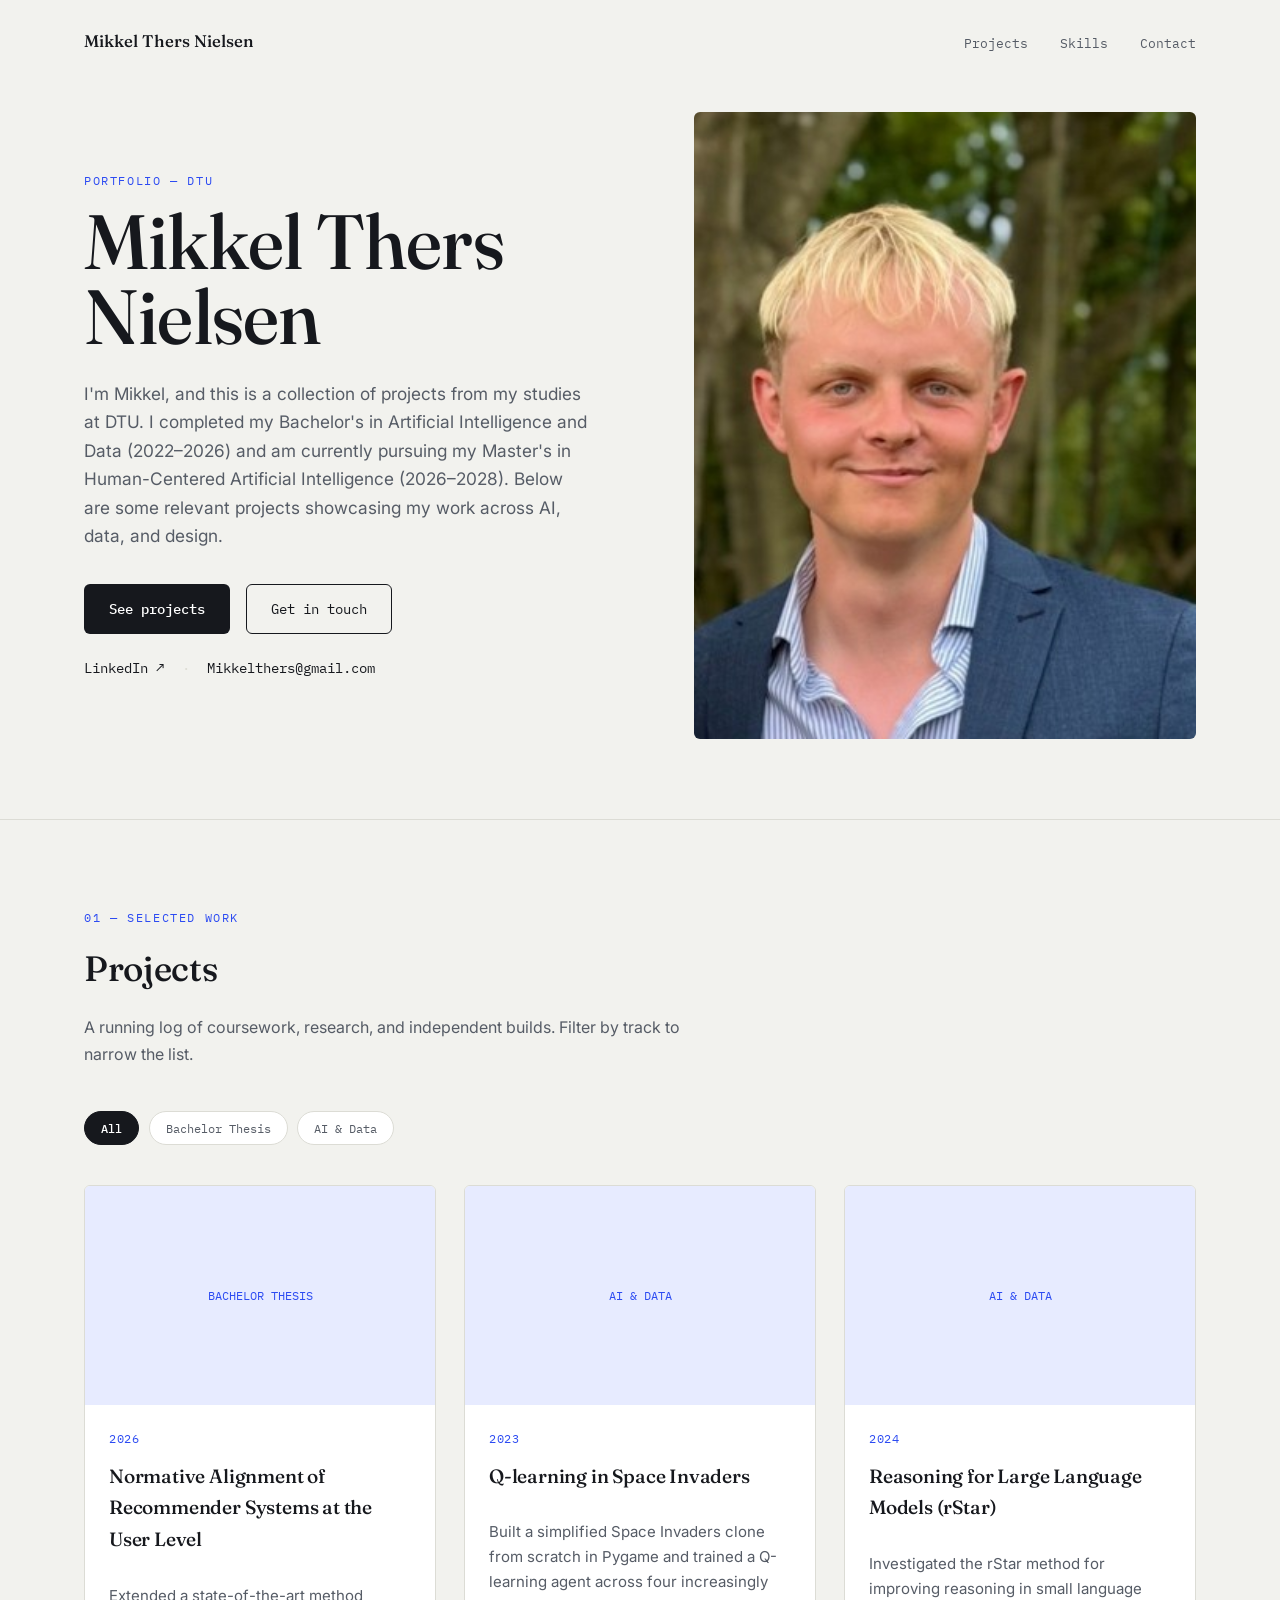
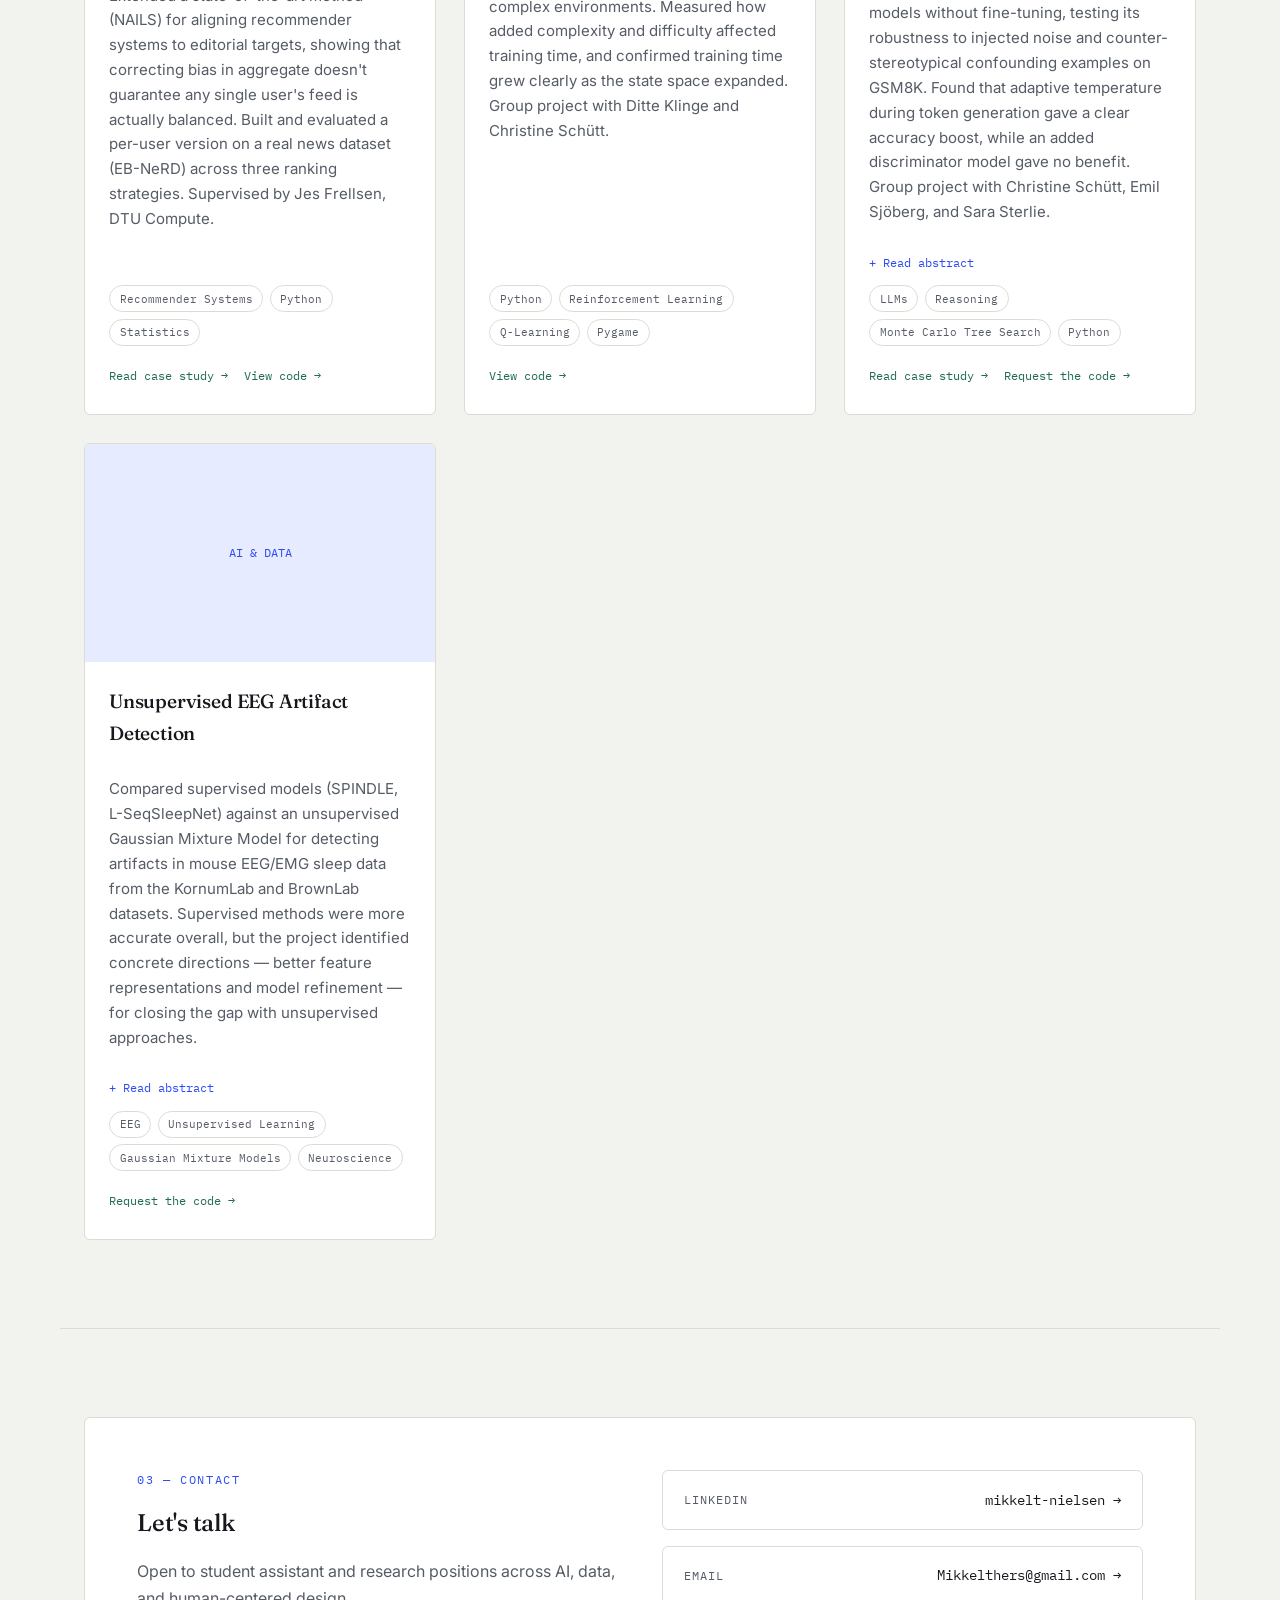
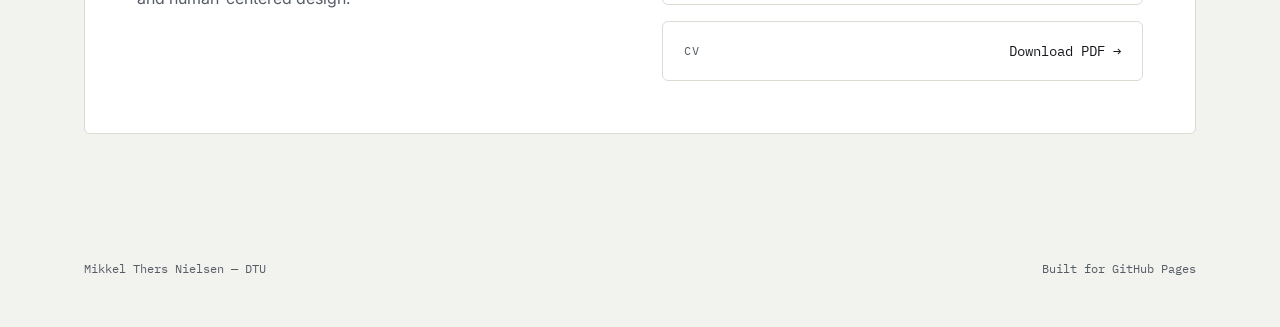
<file: index.html>
<!DOCTYPE html>
<html lang="en">
<head>
<meta charset="UTF-8">
<meta name="viewport" content="width=device-width, initial-scale=1.0">
<title>Mikkel Thers Nielsen — Portfolio</title>
<meta name="description" content="Projects and work from Mikkel Thers Nielsen, DTU — Artificial Intelligence and Data, Human-Centered AI.">
<link rel="preconnect" href="https://fonts.googleapis.com">
<link rel="preconnect" href="https://fonts.gstatic.com" crossorigin>
<link href="https://fonts.googleapis.com/css2?family=Fraunces:opsz,wght@9..144,400;9..144,500;9..144,600&family=Inter:wght@400;500;600;700&family=IBM+Plex+Mono:wght@400;500&display=swap" rel="stylesheet">
<link rel="stylesheet" href="style.css">
</head>
<body>

<nav class="topnav">
  <span class="topnav-mark">Mikkel Thers Nielsen</span>
  <div class="topnav-links">
    <a href="#projects">Projects</a>
    <a href="#skills">Skills</a>
    <a href="#contact">Contact</a>
  </div>
</nav>

<header class="hero">
  <div class="hero-inner">
    <div class="hero-text">
      <p class="eyebrow">Portfolio — DTU</p>
      <h1>Mikkel Thers<br>Nielsen</h1>
      <p class="bio">
        I'm Mikkel, and this is a collection of projects from my studies at DTU.
        I completed my Bachelor's in Artificial Intelligence and Data (2022–2026)
        and am currently pursuing my Master's in Human-Centered Artificial Intelligence (2026–2028).
        Below are some relevant projects showcasing my work across AI, data, and design.
      </p>
      <div class="hero-cta">
        <a href="#projects" class="btn btn-primary">See projects</a>
        <a href="#contact" class="btn btn-ghost">Get in touch</a>
      </div>
      <div class="hero-contact">
        <a href="https://www.linkedin.com/in/mikkelt-nielsen/" target="_blank" rel="noopener">LinkedIn ↗</a>
        <span class="hero-contact-sep">·</span>
        <a href="mailto:Mikkelthers@gmail.com">Mikkelthers@gmail.com</a>
      </div>
    </div>

    <div class="hero-photo">
      <img src="CV billede 2.jpg" alt="Mikkel Thers Nielsen">  
    </div>
  </div>
</header>

<main>
  <section id="projects" class="section">
    <div class="section-head">
      <p class="eyebrow">01 — Selected work</p>
      <h2>Projects</h2>
      <p class="section-sub">A running log of coursework, research, and independent builds. Filter by track to narrow the list.</p>
    </div>

    <div class="filters" id="filters"></div>

    <div class="project-grid" id="project-grid">
      <!-- Populated by script.js from projects.js -->
    </div>
  </section>

  <section id="contact" class="section contact-section">
    <div class="contact-card">
      <div>
        <p class="eyebrow">03 — Contact</p>
        <h2>Let's talk</h2>
        <p class="section-sub">Open to student assistant and research positions across AI, data, and human-centered design.</p>
      </div>
      <div class="contact-links">
        <a href="https://www.linkedin.com/in/mikkelt-nielsen/" target="_blank" rel="noopener" class="contact-link">
          <span class="contact-label">LinkedIn</span>
          <span class="contact-value">mikkelt-nielsen →</span>
        </a>
        <a href="mailto:Mikkelthers@gmail.com" class="contact-link">
          <span class="contact-label">Email</span>
          <span class="contact-value">Mikkelthers@gmail.com →</span>
        </a>
        <a href="cv-placeholder.pdf" download class="contact-link">
          <span class="contact-label">CV</span>
          <span class="contact-value">Download PDF →</span>
        </a>
      </div>
    </div>
  </section>
  
</main>

<footer class="site-footer">
  <span>Mikkel Thers Nielsen — DTU</span>
  <span>Built for GitHub Pages</span>
</footer>

<script src="projects.js"></script>
<script src="skills.js"></script>
<script src="script.js"></script>
</body>
</html>
</file>
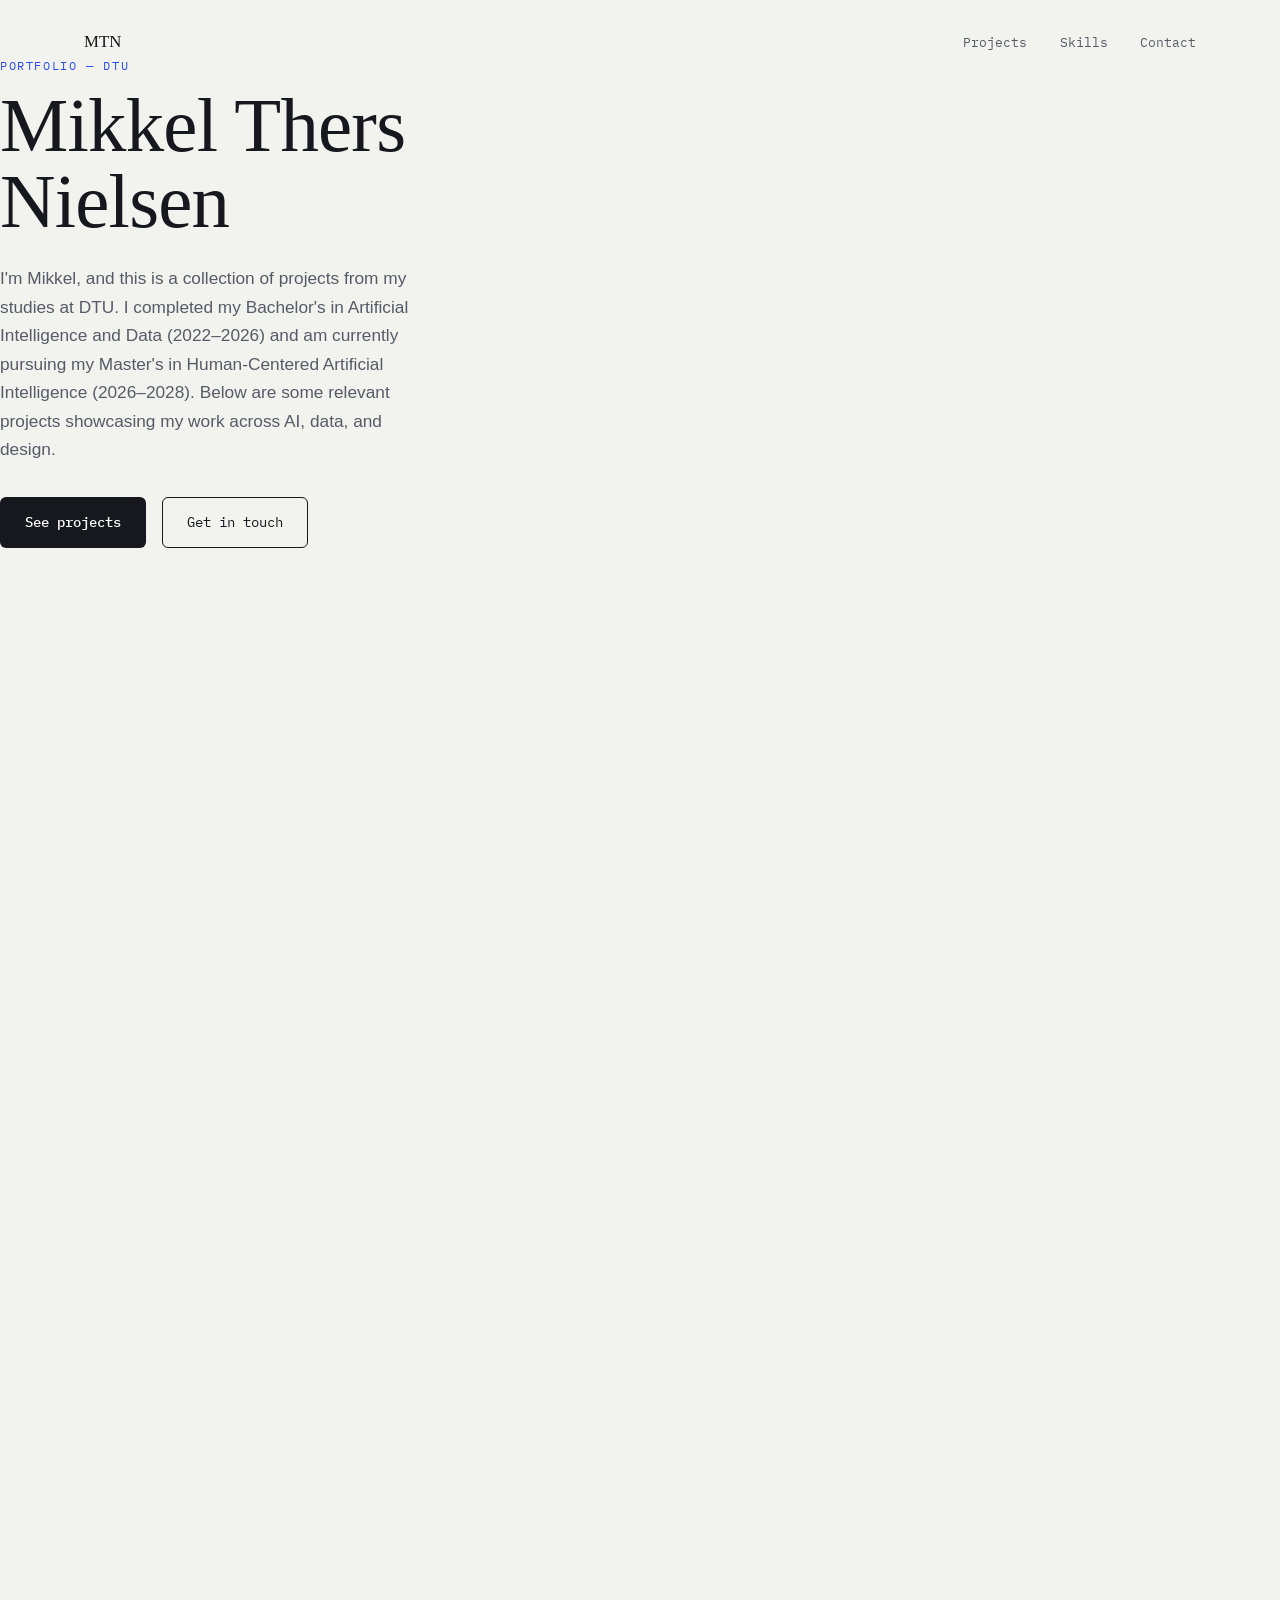
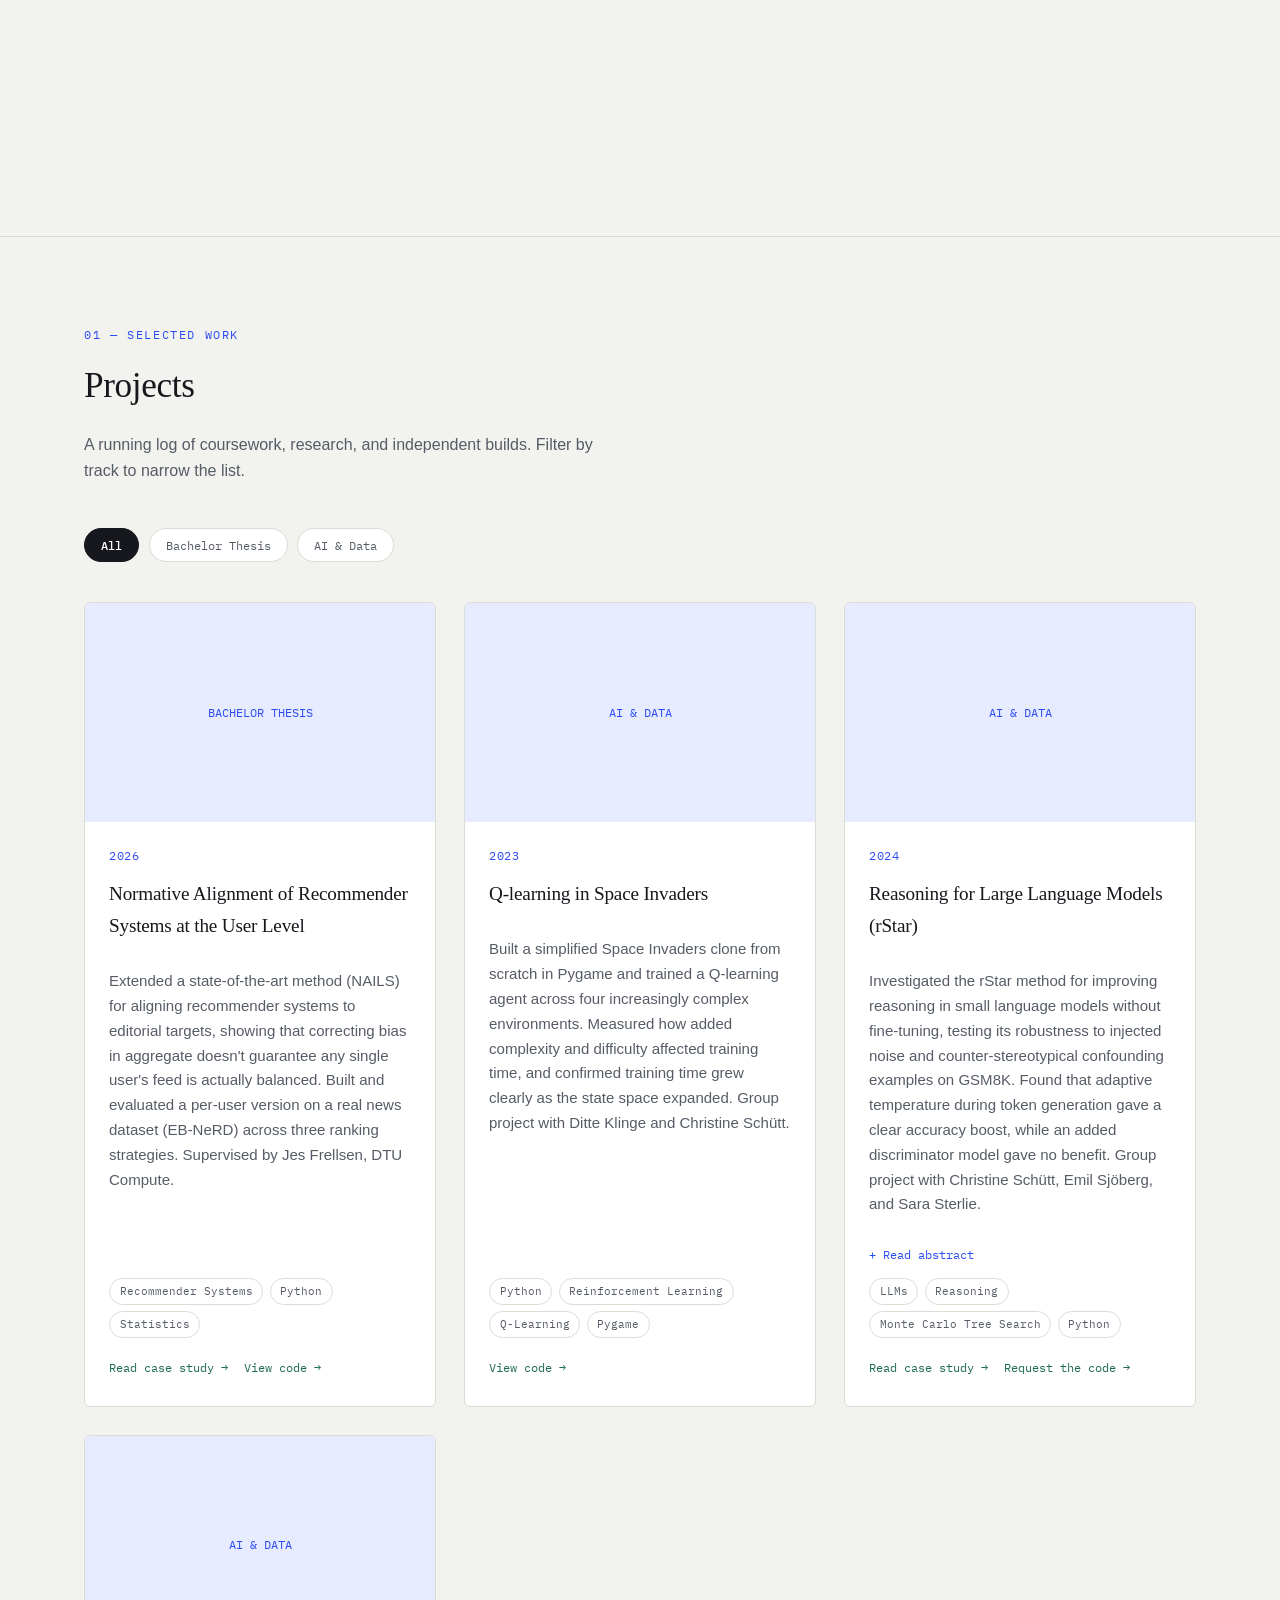
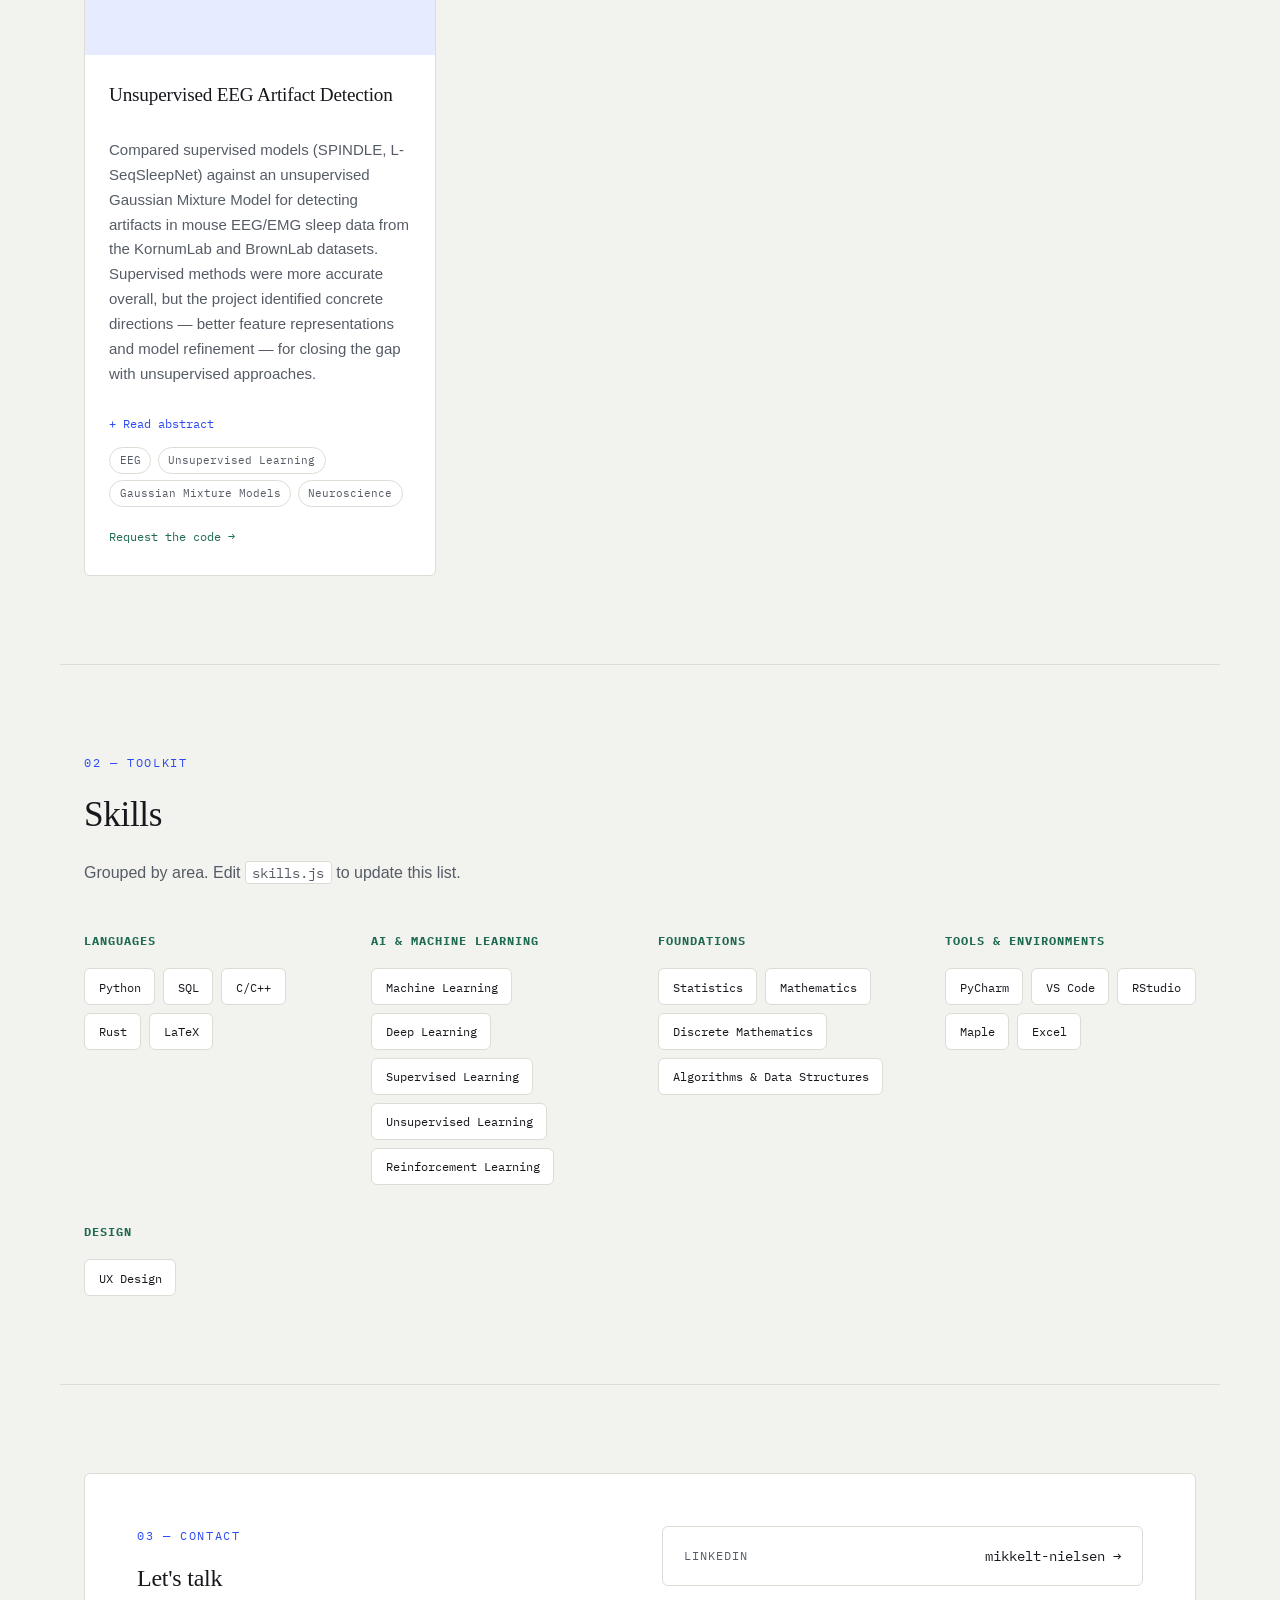
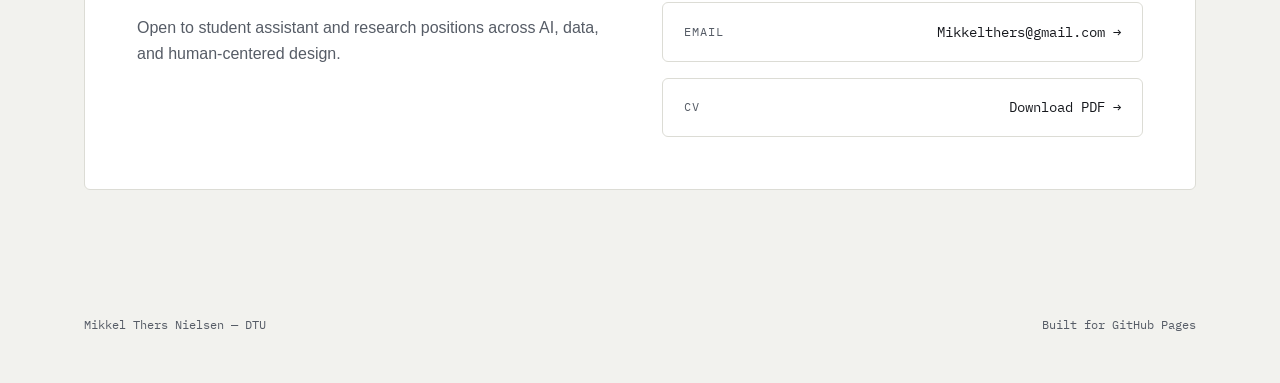
<file: index (2).html>
<!DOCTYPE html>
<html lang="en">
<head>
<meta charset="UTF-8">
<meta name="viewport" content="width=device-width, initial-scale=1.0">
<title>Mikkel Thers Nielsen — Portfolio</title>
<meta name="description" content="Projects and work from Mikkel Thers Nielsen, DTU — Artificial Intelligence and Data, Human-Centered AI.">
<link rel="preconnect" href="https://fonts.googleapis.com">
<link rel="preconnect" href="https://fonts.gstatic.com" crossorigin>
<link href="https://fonts.googleapis.com/css2?family=Space+Grotesk:wght@400;500;600;700&family=IBM+Plex+Sans:wght@400;500;600&family=IBM+Plex+Mono:wght@400;500&display=swap" rel="stylesheet">
<link rel="stylesheet" href="style.css">
</head>
<body>

<div class="grain"></div>

<header class="hero">
  <nav class="topnav">
    <span class="topnav-mark">MTN</span>
    <div class="topnav-links">
      <a href="#projects">Projects</a>
      <a href="#skills">Skills</a>
      <a href="#contact">Contact</a>
    </div>
  </nav>

  <div class="hero-content">
    <div class="hero-text">
      <p class="eyebrow">Portfolio — DTU</p>
      <h1>Mikkel Thers<br>Nielsen</h1>
      <p class="bio">
        I'm Mikkel, and this is a collection of projects from my studies at DTU.
        I completed my Bachelor's in Artificial Intelligence and Data (2022–2026)
        and am currently pursuing my Master's in Human-Centered Artificial Intelligence (2026–2028).
        Below are some relevant projects showcasing my work across AI, data, and design.
      </p>
      <div class="hero-cta">
        <a href="#projects" class="btn btn-primary">See projects</a>
        <a href="#contact" class="btn btn-ghost">Get in touch</a>
      </div>
    </div>

    <div class="hero-graph" aria-hidden="true">
      <svg id="node-graph" viewBox="0 0 480 480" xmlns="http://www.w3.org/2000/svg"></svg>
    </div>
  </div>
</header>

<main>
  <section id="projects" class="section">
    <div class="section-head">
      <p class="eyebrow">01 — Selected work</p>
      <h2>Projects</h2>
      <p class="section-sub">A running log of coursework, research, and independent builds. Filter by track to narrow the list.</p>
    </div>

    <div class="filters" id="filters"></div>

    <div class="project-grid" id="project-grid">
      <!-- Populated by script.js from projects.js -->
    </div>
  </section>

  <section id="skills" class="section skills-section">
    <div class="section-head">
      <p class="eyebrow">02 — Toolkit</p>
      <h2>Skills</h2>
      <p class="section-sub">Grouped by area. Edit <code>skills.js</code> to update this list.</p>
    </div>
    <div class="skills-grid" id="skills-grid">
      <!-- Populated by script.js from skills.js -->
    </div>
  </section>

  <section id="contact" class="section contact-section">
    <div class="contact-card">
      <div>
        <p class="eyebrow">03 — Contact</p>
        <h2>Let's talk</h2>
        <p class="section-sub">Open to student assistant and research positions across AI, data, and human-centered design.</p>
      </div>
      <div class="contact-links">
        <a href="https://www.linkedin.com/in/mikkelt-nielsen/" target="_blank" rel="noopener" class="contact-link">
          <span class="contact-label">LinkedIn</span>
          <span class="contact-value">mikkelt-nielsen →</span>
        </a>
        <a href="mailto:Mikkelthers@gmail.com" class="contact-link">
          <span class="contact-label">Email</span>
          <span class="contact-value">Mikkelthers@gmail.com →</span>
        </a>
        <a href="cv-placeholder.pdf" download class="contact-link">
          <span class="contact-label">CV</span>
          <span class="contact-value">Download PDF →</span>
        </a>
      </div>
    </div>
  </section>
</main>

<footer class="site-footer">
  <span>Mikkel Thers Nielsen — DTU</span>
  <span>Built for GitHub Pages</span>
</footer>

<script src="projects.js"></script>
<script src="skills.js"></script>
<script src="script.js"></script>
</body>
</html>
</file>
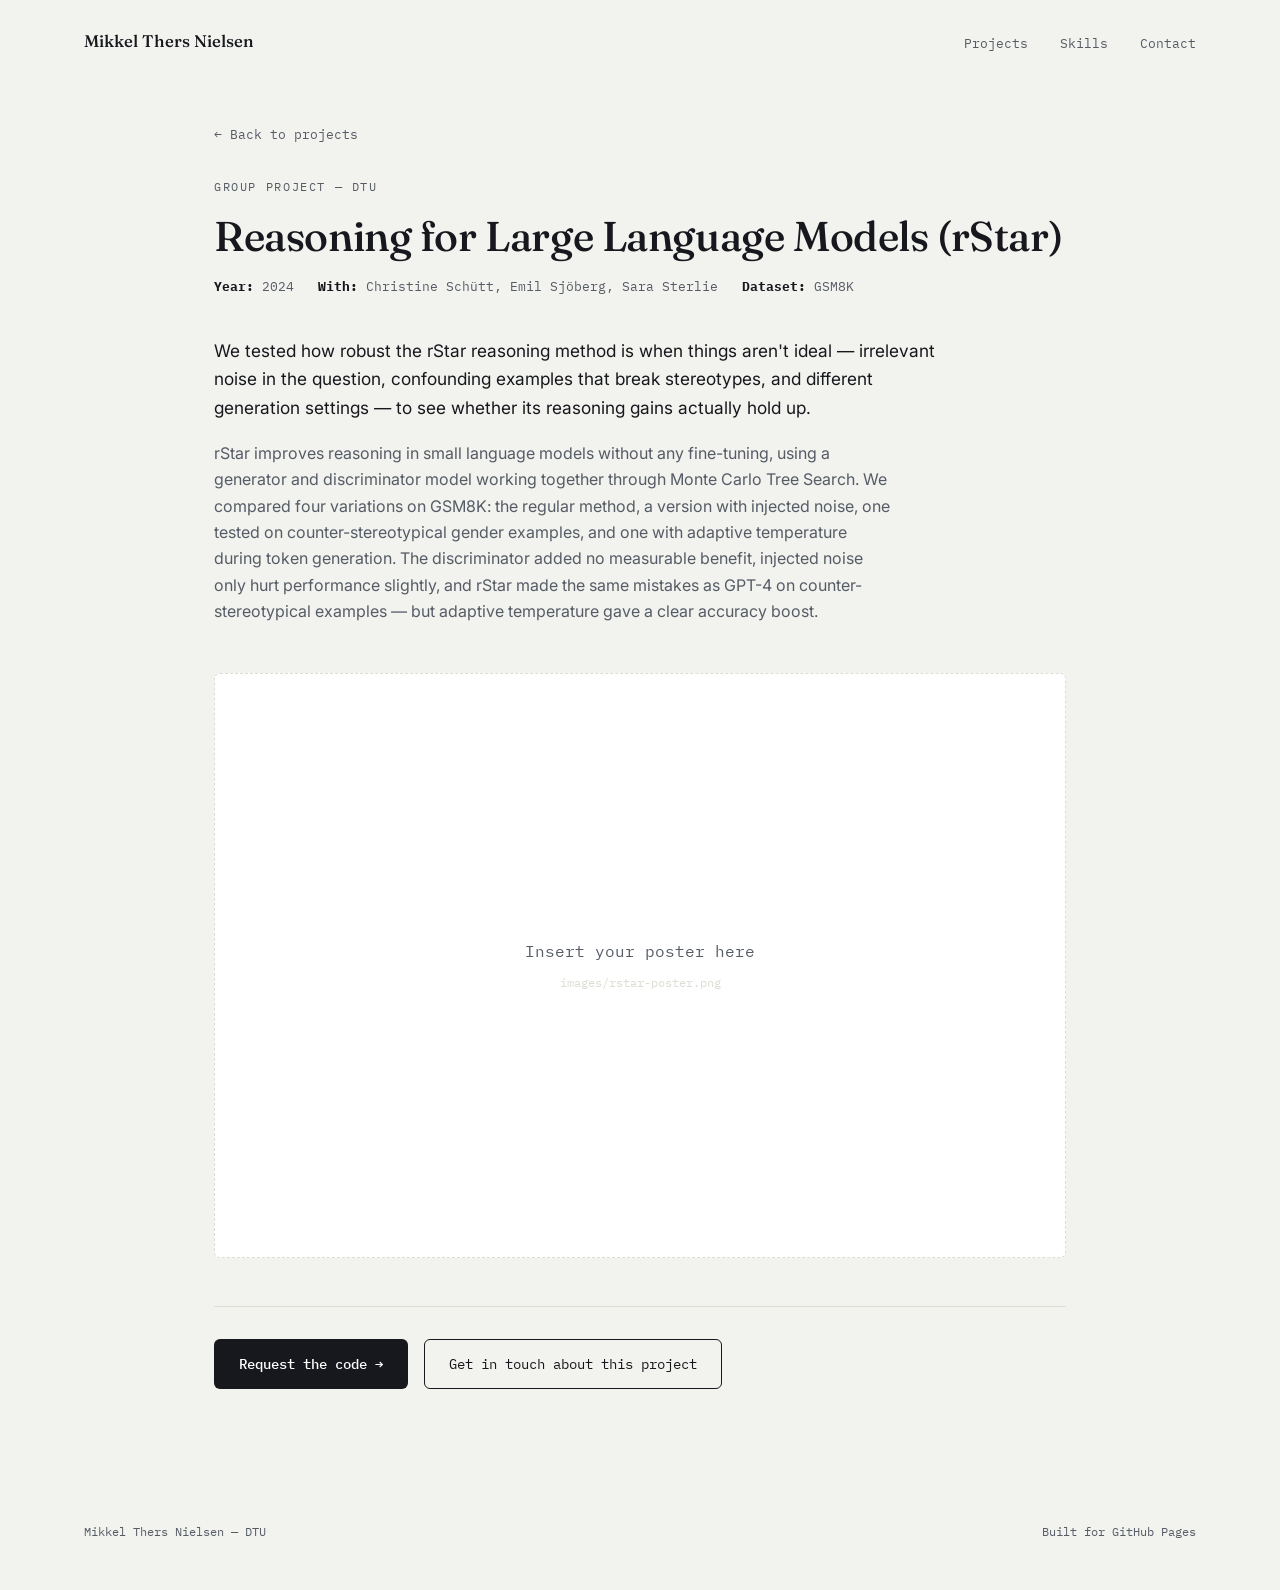
<file: rstar.html>
<!DOCTYPE html>
<html lang="en">
<head>
<meta charset="UTF-8">
<meta name="viewport" content="width=device-width, initial-scale=1.0">
<title>Reasoning for Large Language Models (rStar) — Mikkel Thers Nielsen</title>
<meta name="description" content="Testing the robustness of rStar reasoning on GSM8K — noise, confounding examples, and adaptive temperature.">
<link rel="preconnect" href="https://fonts.googleapis.com">
<link rel="preconnect" href="https://fonts.gstatic.com" crossorigin>
<link href="https://fonts.googleapis.com/css2?family=Fraunces:opsz,wght@9..144,400;9..144,500;9..144,600&family=Inter:wght@400;500;600;700&family=IBM+Plex+Mono:wght@400;500&display=swap" rel="stylesheet">
<link rel="stylesheet" href="style.css">
<style>
  .case-study { max-width: 900px; margin: 0 auto; padding: 4rem 1.5rem 6rem; }
  .case-study .back-link {
    font-family: var(--font-mono); font-size: 0.82rem; color: var(--ink-soft);
    text-decoration: none; display: inline-block; margin-bottom: 2rem;
  }
  .case-study .back-link:hover { color: var(--accent); }
  .case-study h1 { font-size: clamp(2rem, 4vw, 2.6rem); line-height: 1.1; margin-bottom: 1rem; max-width: 34ch; }
  .case-study .meta {
    font-family: var(--font-mono); font-size: 0.8rem; color: var(--ink-soft);
    margin-bottom: 2.5rem; display: flex; gap: 1.5rem; flex-wrap: wrap;
  }
  .case-study .meta span strong { color: var(--ink); }
  .case-study p { color: var(--ink-soft); margin: 0 0 1.1rem; max-width: 68ch; }
  .case-study .lead { font-size: 1.08rem; color: var(--ink); }

  /* Poster section — the whole point of this page */
  .poster-section { margin: 3rem 0; }
  .poster-frame {
    width: 100%;
    border-radius: var(--radius);
    overflow: hidden;
    border: 1px solid var(--line);
    background: var(--surface);
  }
  .poster-frame img {
    width: 100%;
    height: auto;
    display: block;
  }
  .poster-placeholder {
    width: 100%;
    aspect-ratio: 16 / 11;
    border: 1.5px dashed var(--line);
    border-radius: var(--radius);
    background: var(--surface);
    display: flex;
    flex-direction: column;
    align-items: center;
    justify-content: center;
    gap: 0.5rem;
    color: var(--ink-soft);
    text-align: center;
    padding: 2rem;
  }
  .poster-placeholder span { font-family: var(--font-mono); }
  .poster-placeholder .main-label { font-size: 1rem; }
  .poster-placeholder .sub-label { font-size: 0.78rem; color: var(--line); }

  .case-study .cta-row {
    display: flex; gap: 1rem; flex-wrap: wrap; margin-top: 2.5rem;
    padding-top: 2rem; border-top: 1px solid var(--line);
  }
</style>
</head>
<body>

<nav class="topnav">
  <span class="topnav-mark">Mikkel Thers Nielsen</span>
  <div class="topnav-links">
    <a href="index.html#projects">Projects</a>
    <a href="index.html#skills">Skills</a>
    <a href="index.html#contact">Contact</a>
  </div>
</nav>

<main class="case-study">
  <a href="index.html#projects" class="back-link">← Back to projects</a>

  <p class="eyebrow">Group Project — DTU</p>
  <h1>Reasoning for Large Language Models (rStar)</h1>

  <div class="meta">
    <span><strong>Year:</strong> 2024</span>
    <span><strong>With:</strong> Christine Schütt, Emil Sjöberg, Sara Sterlie</span>
    <span><strong>Dataset:</strong> GSM8K</span>
  </div>

  <p class="lead">
    We tested how robust the rStar reasoning method is when things aren't ideal — irrelevant
    noise in the question, confounding examples that break stereotypes, and different
    generation settings — to see whether its reasoning gains actually hold up.
  </p>
  <p>
    rStar improves reasoning in small language models without any fine-tuning, using a
    generator and discriminator model working together through Monte Carlo Tree Search.
    We compared four variations on GSM8K: the regular method, a version with injected noise,
    one tested on counter-stereotypical gender examples, and one with adaptive temperature
    during token generation. The discriminator added no measurable benefit, injected noise
    only hurt performance slightly, and rStar made the same mistakes as GPT-4 on
    counter-stereotypical examples — but adaptive temperature gave a clear accuracy boost.
  </p>

  <div class="poster-section">
    <!--
      Replace the placeholder div below with your poster image, e.g.:
      <div class="poster-frame">
        <img src="images/rstar-poster.png" alt="Reasoning for Large Language Models (rStar) — poster">
      </div>
    -->
    <div class="poster-placeholder">
      <span class="main-label">Insert your poster here</span>
      <span class="sub-label">images/rstar-poster.png</span>
    </div>
  </div>

  <div class="cta-row">
    <a href="mailto:Mikkelthers@gmail.com?subject=Code request: Reasoning for Large Language Models (rStar)" class="btn btn-primary">Request the code →</a>
    <a href="index.html#contact" class="btn btn-ghost">Get in touch about this project</a>
  </div>
</main>

<footer class="site-footer">
  <span>Mikkel Thers Nielsen — DTU</span>
  <span>Built for GitHub Pages</span>
</footer>

</body>
</html>
</file>
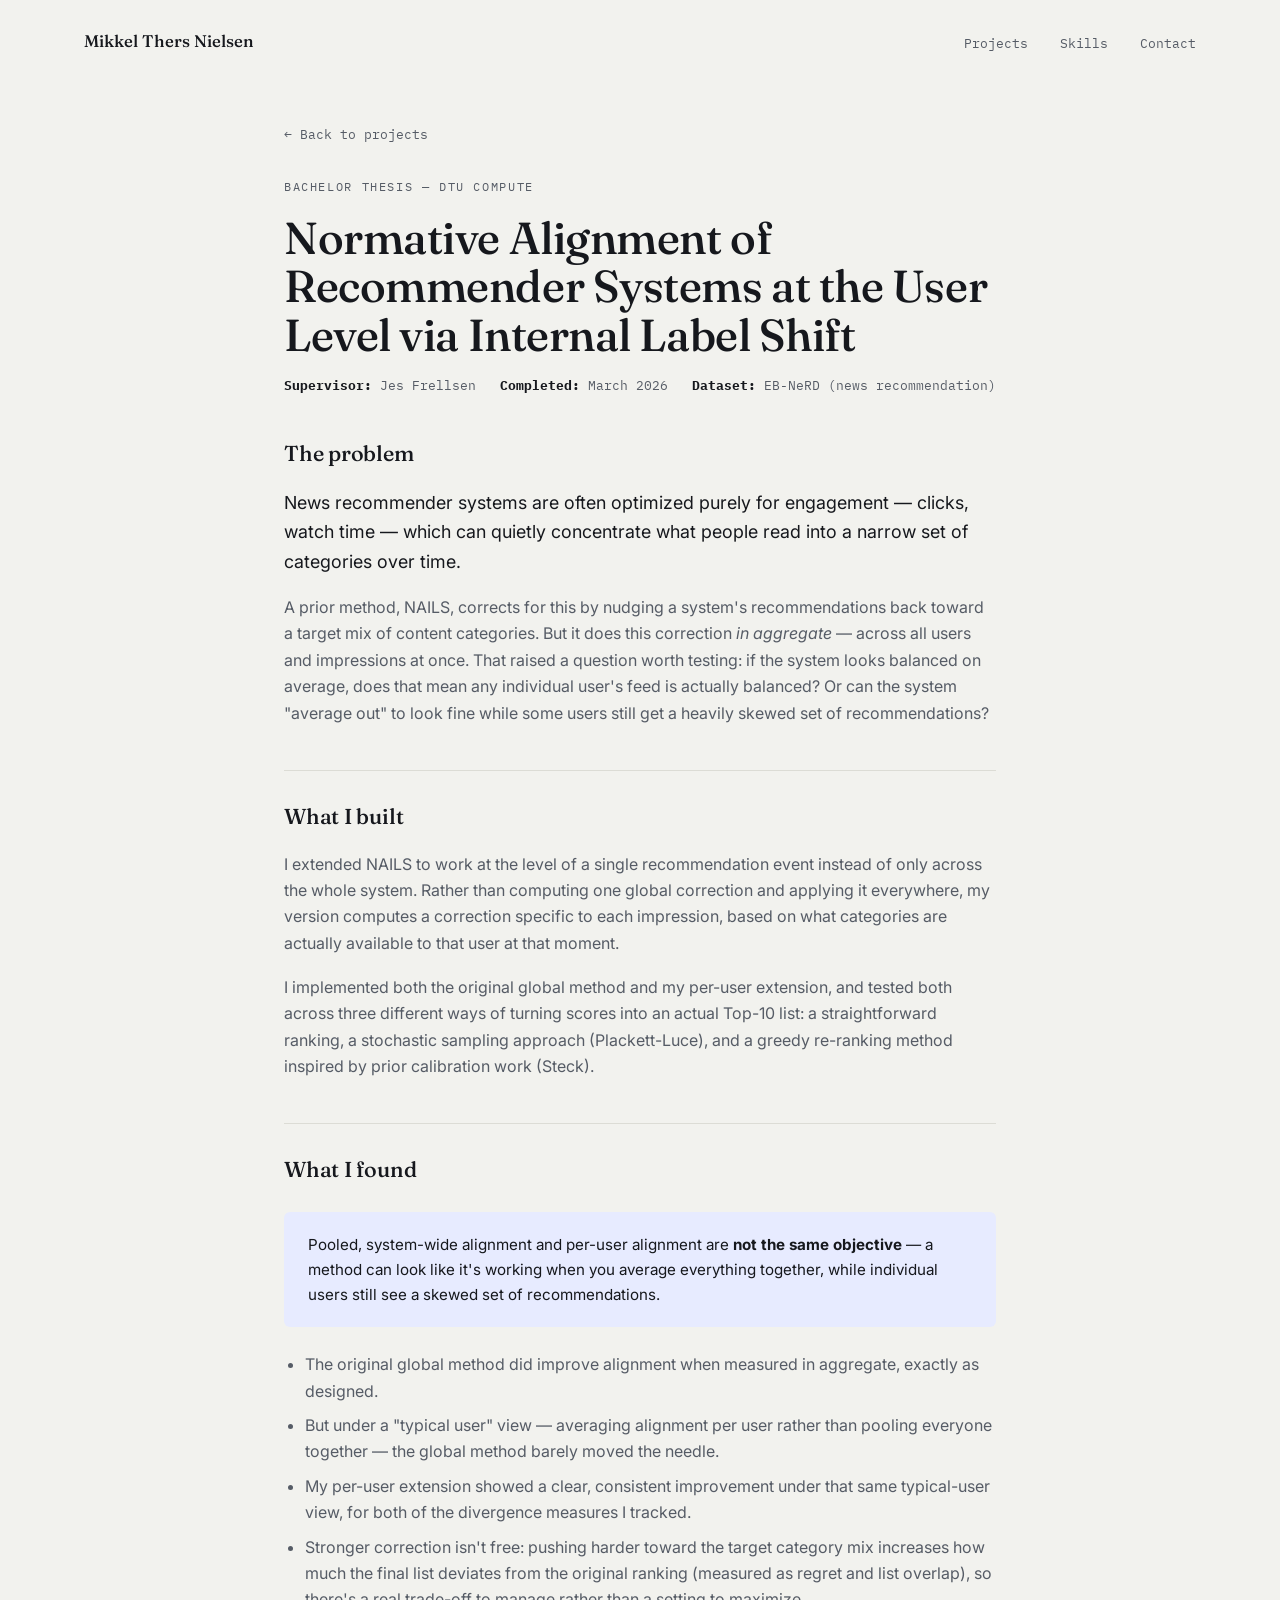
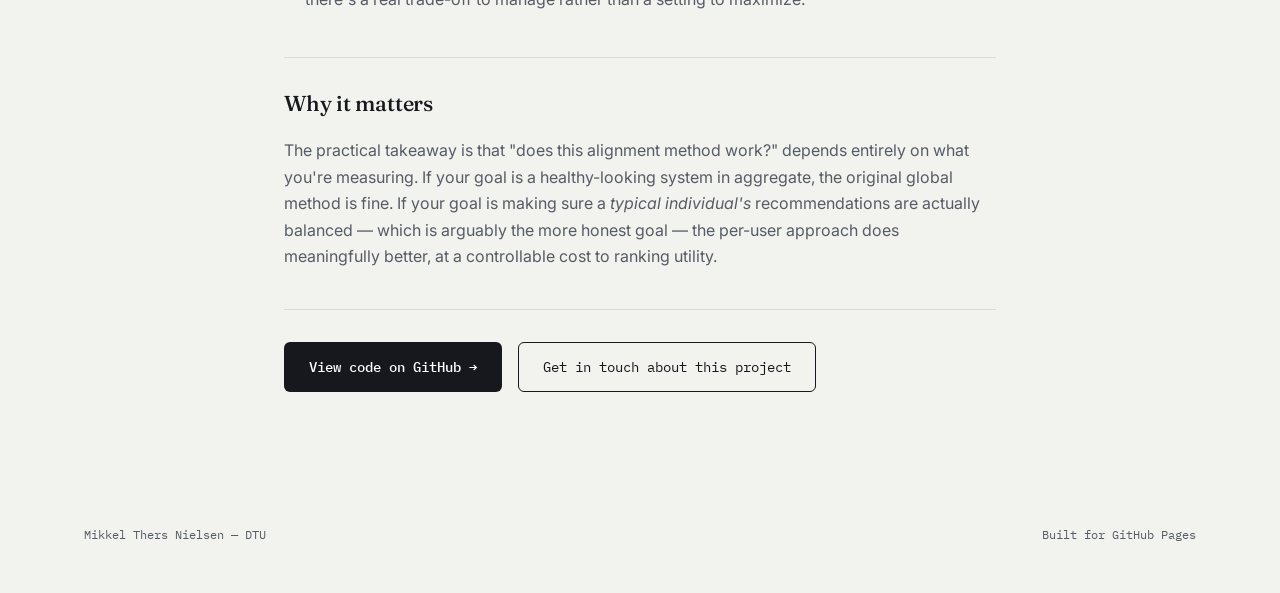
<file: thesis.html>
<!DOCTYPE html>
<html lang="en">
<head>
<meta charset="UTF-8">
<meta name="viewport" content="width=device-width, initial-scale=1.0">
<title>Bachelor Thesis — Mikkel Thers Nielsen</title>
<meta name="description" content="Normative Alignment of Recommender Systems at the User Level via Internal Label Shift — Bachelor Thesis, DTU Compute.">
<link rel="preconnect" href="https://fonts.googleapis.com">
<link rel="preconnect" href="https://fonts.gstatic.com" crossorigin>
<link href="https://fonts.googleapis.com/css2?family=Fraunces:opsz,wght@9..144,400;9..144,500;9..144,600&family=Inter:wght@400;500;600;700&family=IBM+Plex+Mono:wght@400;500&display=swap" rel="stylesheet">
<link rel="stylesheet" href="style.css">
<style>
  .case-study { max-width: 760px; margin: 0 auto; padding: 4rem 1.5rem 6rem; }
  .case-study .back-link {
    font-family: var(--font-mono); font-size: 0.82rem; color: var(--ink-soft);
    text-decoration: none; display: inline-block; margin-bottom: 2rem;
  }
  .case-study .back-link:hover { color: var(--accent); }
  .case-study h1 { font-size: clamp(2rem, 4vw, 2.8rem); line-height: 1.08; margin-bottom: 1rem; }
  .case-study .meta {
    font-family: var(--font-mono); font-size: 0.8rem; color: var(--ink-soft);
    margin-bottom: 2.5rem; display: flex; gap: 1.5rem; flex-wrap: wrap;
  }
  .case-study .meta span strong { color: var(--ink); }
  .case-study h2 {
    font-size: 1.35rem; margin: 2.75rem 0 1rem; padding-top: 1.75rem;
    border-top: 1px solid var(--line);
  }
  .case-study h2:first-of-type { border-top: none; padding-top: 0; margin-top: 0; }
  .case-study p { color: var(--ink-soft); margin: 0 0 1.1rem; }
  .case-study .lead { font-size: 1.12rem; color: var(--ink); }
  .case-study ul { color: var(--ink-soft); padding-left: 1.3rem; }
  .case-study li { margin-bottom: 0.5rem; }
  .case-study .cta-row {
    display: flex; gap: 1rem; flex-wrap: wrap; margin-top: 2.5rem;
    padding-top: 2rem; border-top: 1px solid var(--line);
  }
  .case-study .callout {
    background: var(--accent-soft); border-radius: var(--radius);
    padding: 1.25rem 1.5rem; margin: 1.5rem 0; font-size: 0.95rem; color: var(--ink);
  }
</style>
</head>
<body>

<nav class="topnav">
  <span class="topnav-mark">Mikkel Thers Nielsen</span>
  <div class="topnav-links">
    <a href="index.html#projects">Projects</a>
    <a href="index.html#skills">Skills</a>
    <a href="index.html#contact">Contact</a>
  </div>
</nav>

<main class="case-study">
  <a href="index.html#projects" class="back-link">← Back to projects</a>

  <p class="eyebrow">Bachelor Thesis — DTU Compute</p>
  <h1>Normative Alignment of Recommender Systems at the User Level via Internal Label Shift</h1>

  <div class="meta">
    <span><strong>Supervisor:</strong> Jes Frellsen</span>
    <span><strong>Completed:</strong> March 2026</span>
    <span><strong>Dataset:</strong> EB-NeRD (news recommendation)</span>
  </div>

  <h2>The problem</h2>
  <p class="lead">
    News recommender systems are often optimized purely for engagement — clicks, watch time —
    which can quietly concentrate what people read into a narrow set of categories over time.
  </p>
  <p>
    A prior method, NAILS, corrects for this by nudging a system's recommendations back toward
    a target mix of content categories. But it does this correction <em>in aggregate</em> —
    across all users and impressions at once. That raised a question worth testing: if the
    system looks balanced on average, does that mean any individual user's feed is actually
    balanced? Or can the system "average out" to look fine while some users still get a
    heavily skewed set of recommendations?
  </p>

  <h2>What I built</h2>
  <p>
    I extended NAILS to work at the level of a single recommendation event instead of only
    across the whole system. Rather than computing one global correction and applying it
    everywhere, my version computes a correction specific to each impression, based on what
    categories are actually available to that user at that moment.
  </p>
  <p>
    I implemented both the original global method and my per-user extension, and tested both
    across three different ways of turning scores into an actual Top-10 list: a straightforward
    ranking, a stochastic sampling approach (Plackett-Luce), and a greedy re-ranking method
    inspired by prior calibration work (Steck).
  </p>

  <h2>What I found</h2>
  <div class="callout">
    Pooled, system-wide alignment and per-user alignment are <strong>not the same objective</strong> —
    a method can look like it's working when you average everything together, while individual
    users still see a skewed set of recommendations.
  </div>
  <ul>
    <li>The original global method did improve alignment when measured in aggregate, exactly as designed.</li>
    <li>But under a "typical user" view — averaging alignment per user rather than pooling everyone together — the global method barely moved the needle.</li>
    <li>My per-user extension showed a clear, consistent improvement under that same typical-user view, for both of the divergence measures I tracked.</li>
    <li>Stronger correction isn't free: pushing harder toward the target category mix increases how much the final list deviates from the original ranking (measured as regret and list overlap), so there's a real trade-off to manage rather than a setting to maximize.</li>
  </ul>

  <h2>Why it matters</h2>
  <p>
    The practical takeaway is that "does this alignment method work?" depends entirely on what
    you're measuring. If your goal is a healthy-looking system in aggregate, the original global
    method is fine. If your goal is making sure a <em>typical individual's</em> recommendations
    are actually balanced — which is arguably the more honest goal — the per-user approach does
    meaningfully better, at a controllable cost to ranking utility.
  </p>

  <div class="cta-row">
    <a href="https://github.com/Therseren/Bachelor_Nails_Plackett_Steck_Codebase" target="_blank" rel="noopener" class="btn btn-primary">View code on GitHub →</a>
    <a href="index.html#contact" class="btn btn-ghost">Get in touch about this project</a>
  </div>
</main>

<footer class="site-footer">
  <span>Mikkel Thers Nielsen — DTU</span>
  <span>Built for GitHub Pages</span>
</footer>

</body>
</html>
</file>
<file: style.css>
/* ============================================
   TOKENS
   ============================================ */
:root {
  --bg: #f2f2ee;
  --surface: #ffffff;
  --ink: #16181d;
  --ink-soft: #565c66;
  --line: #dcdcd5;
  --accent: #2c4bf2;
  --accent-soft: #e7ebff;
  --moss: #1f6b52;

  --font-display: "Fraunces", serif;
  --font-body: "Inter", sans-serif;
  --font-mono: "IBM Plex Mono", monospace;

  --max-width: 1160px;
  --radius: 6px;
}

* { box-sizing: border-box; }

html { scroll-behavior: smooth; }

@media (prefers-reduced-motion: reduce) {
  html { scroll-behavior: auto; }
  * { animation-duration: 0.01ms !important; animation-iteration-count: 1 !important; transition-duration: 0.01ms !important; }
}

body {
  margin: 0;
  background: var(--bg);
  color: var(--ink);
  font-family: var(--font-body);
  font-size: 16px;
  line-height: 1.65;
  -webkit-font-smoothing: antialiased;
}

a { color: inherit; }

h1, h2, h3 {
  font-family: var(--font-display);
  font-weight: 500;
  margin: 0;
  letter-spacing: -0.01em;
}

.eyebrow {
  font-family: var(--font-mono);
  font-size: 0.72rem;
  letter-spacing: 0.14em;
  text-transform: uppercase;
  color: var(--accent);
  margin: 0 0 0.85rem;
}

/* ============================================
   TOPNAV
   ============================================ */
.topnav {
  max-width: var(--max-width);
  margin: 0 auto;
  padding: 1.75rem 1.5rem 0;
  display: flex;
  justify-content: space-between;
  align-items: center;
}

.topnav-mark {
  font-family: var(--font-display);
  font-size: 1.05rem;
  font-weight: 500;
}

.topnav-links a {
  text-decoration: none;
  font-family: var(--font-mono);
  font-size: 0.82rem;
  color: var(--ink-soft);
  margin-left: 1.75rem;
  transition: color 0.2s ease;
}
.topnav-links a:hover { color: var(--accent); }

/* ============================================
   HERO
   ============================================ */
.hero {
  border-bottom: 1px solid var(--line);
}

.hero-inner {
  max-width: var(--max-width);
  margin: 0 auto;
  padding: 3.5rem 1.5rem 5rem;
  display: grid;
  grid-template-columns: 1.05fr 0.95fr;
  gap: 3.5rem;
  align-items: center;
}

.hero-text h1 {
  font-size: clamp(3rem, 6vw, 4.8rem);
  line-height: 0.98;
  margin: 0.3rem 0 1.6rem;
  color: var(--ink);
}

.bio {
  max-width: 46ch;
  color: var(--ink-soft);
  font-size: 1.08rem;
}

.hero-cta {
  margin-top: 2.1rem;
  display: flex;
  gap: 1rem;
  flex-wrap: wrap;
}

.btn {
  font-family: var(--font-mono);
  font-size: 0.85rem;
  text-decoration: none;
  padding: 0.8rem 1.5rem;
  border-radius: var(--radius);
  border: 1.5px solid transparent;
  transition: transform 0.15s ease, border-color 0.15s ease, background 0.15s ease;
  display: inline-block;
}

.btn-primary {
  background: var(--ink);
  color: var(--surface);
  font-weight: 500;
}
.btn-primary:hover { transform: translateY(-2px); background: var(--accent); }

.btn-ghost {
  border-color: var(--ink);
  color: var(--ink);
}
.btn-ghost:hover { border-color: var(--accent); color: var(--accent); }

.hero-contact {
  margin-top: 1.4rem;
  font-family: var(--font-mono);
  font-size: 0.85rem;
  color: var(--ink-soft);
}
.hero-contact a {
  color: var(--ink);
  text-decoration: none;
  border-bottom: 1px solid transparent;
  transition: border-color 0.15s ease, color 0.15s ease;
}
.hero-contact a:hover { color: var(--accent); border-bottom-color: var(--accent); }
.hero-contact-sep { margin: 0 0.6rem; color: var(--line); }

/* ---- Hero photo ---- */
.hero-photo {
  width: 100%;
}

.hero-photo img,
.hero-photo-placeholder {
  width: 100%;
  aspect-ratio: 4 / 5;
  border-radius: var(--radius);
  display: block;
  object-fit: cover;
}

.hero-photo-placeholder {
  background: var(--surface);
  border: 1.5px dashed var(--line);
  display: flex;
  flex-direction: column;
  align-items: center;
  justify-content: center;
  gap: 0.4rem;
  color: var(--ink-soft);
  text-align: center;
}

.hero-photo-placeholder span {
  font-family: var(--font-mono);
  font-size: 0.95rem;
}
.hero-photo-sub {
  font-size: 0.75rem !important;
  color: var(--line);
}

/* ============================================
   SECTIONS
   ============================================ */
.section {
  max-width: var(--max-width);
  margin: 0 auto;
  padding: 5.5rem 1.5rem;
  border-bottom: 1px solid var(--line);
}

.section-head { max-width: 60ch; margin-bottom: 2.75rem; }
.section-head h2 { font-size: 2.2rem; margin-bottom: 0.85rem; }
.section-sub { color: var(--ink-soft); font-size: 1rem; }
.section-sub code {
  font-family: var(--font-mono);
  background: var(--surface);
  border: 1px solid var(--line);
  padding: 0.1rem 0.4rem;
  border-radius: 3px;
  font-size: 0.85em;
}

/* ============================================
   FILTERS
   ============================================ */
.filters {
  display: flex;
  gap: 0.6rem;
  flex-wrap: wrap;
  margin-bottom: 2.5rem;
}

.filter-chip {
  font-family: var(--font-mono);
  font-size: 0.78rem;
  padding: 0.5rem 1rem;
  border-radius: 999px;
  border: 1.5px solid var(--line);
  background: var(--surface);
  color: var(--ink-soft);
  cursor: pointer;
  transition: all 0.15s ease;
}
.filter-chip:hover { border-color: var(--accent); color: var(--ink); }
.filter-chip.active {
  background: var(--ink);
  border-color: var(--ink);
  color: var(--surface);
  font-weight: 500;
}

/* ============================================
   PROJECT GRID
   ============================================ */
.project-grid {
  display: grid;
  grid-template-columns: repeat(auto-fill, minmax(300px, 1fr));
  gap: 1.75rem;
}

.project-card {
  background: var(--surface);
  border: 1px solid var(--line);
  border-radius: var(--radius);
  overflow: hidden;
  display: flex;
  flex-direction: column;
  transition: border-color 0.2s ease, transform 0.2s ease, box-shadow 0.2s ease;
}
.project-card:hover {
  border-color: var(--ink);
  transform: translateY(-3px);
  box-shadow: 0 8px 24px rgba(22, 24, 29, 0.06);
}

.project-thumb {
  width: 100%;
  aspect-ratio: 16 / 10;
  background: var(--accent-soft);
  display: flex;
  align-items: center;
  justify-content: center;
  color: var(--accent);
  font-family: var(--font-mono);
  font-size: 0.75rem;
  overflow: hidden;
}
.project-thumb img { width: 100%; height: 100%; object-fit: cover; display: block; }

.project-body {
  padding: 1.5rem 1.5rem 1.7rem;
  display: flex;
  flex-direction: column;
  gap: 0.8rem;
  flex-grow: 1;
}

.project-year {
  font-family: var(--font-mono);
  font-size: 0.72rem;
  color: var(--accent);
  letter-spacing: 0.05em;
}

.project-body h3 {
  font-size: 1.2rem;
  color: var(--ink);
}

.project-desc {
  color: var(--ink-soft);
  font-size: 0.94rem;
  flex-grow: 1;
}

.project-tags {
  display: flex;
  flex-wrap: wrap;
  gap: 0.4rem;
}

.tag {
  font-family: var(--font-mono);
  font-size: 0.7rem;
  color: var(--ink-soft);
  border: 1px solid var(--line);
  padding: 0.2rem 0.6rem;
  border-radius: 999px;
}

.project-abstract {
  font-size: 0.88rem;
  color: var(--ink-soft);
}
.project-abstract summary {
  font-family: var(--font-mono);
  font-size: 0.76rem;
  color: var(--accent);
  cursor: pointer;
  list-style: none;
  user-select: none;
}
.project-abstract summary::-webkit-details-marker { display: none; }
.project-abstract summary::before {
  content: "+ ";
}
.project-abstract[open] summary::before {
  content: "− ";
}
.project-abstract p {
  margin: 0.7rem 0 0;
  line-height: 1.55;
}

.project-links {
  display: flex;
  gap: 1rem;
  margin-top: 0.4rem;
}
.project-links a {
  font-family: var(--font-mono);
  font-size: 0.78rem;
  color: var(--moss);
  text-decoration: none;
  border-bottom: 1px solid transparent;
}
.project-links a:hover { border-bottom-color: var(--moss); }

.empty-state {
  font-family: var(--font-mono);
  color: var(--ink-soft);
  font-size: 0.9rem;
  padding: 3rem 0;
  text-align: center;
  border: 1.5px dashed var(--line);
  border-radius: var(--radius);
  grid-column: 1 / -1;
  background: var(--surface);
}

/* ============================================
   SKILLS
   ============================================ */
.skills-grid {
  display: grid;
  grid-template-columns: repeat(auto-fit, minmax(220px, 1fr));
  gap: 2.25rem;
}

.skills-group h4 {
  font-family: var(--font-mono);
  font-size: 0.78rem;
  color: var(--moss);
  text-transform: uppercase;
  letter-spacing: 0.08em;
  margin: 0 0 1.1rem;
}

.skills-list {
  display: flex;
  flex-wrap: wrap;
  gap: 0.5rem;
}

.skill-chip {
  font-family: var(--font-mono);
  font-size: 0.78rem;
  color: var(--ink);
  background: var(--surface);
  border: 1px solid var(--line);
  padding: 0.45rem 0.85rem;
  border-radius: var(--radius);
}

/* ============================================
   CONTACT
   ============================================ */
.contact-section { border-bottom: none; }

.contact-card {
  display: grid;
  grid-template-columns: 1fr 1fr;
  gap: 2.75rem;
  background: var(--surface);
  border: 1px solid var(--line);
  border-radius: var(--radius);
  padding: 3.25rem;
}

.contact-links {
  display: flex;
  flex-direction: column;
  gap: 1rem;
  justify-content: center;
}

.contact-link {
  display: flex;
  justify-content: space-between;
  align-items: center;
  text-decoration: none;
  padding: 1.1rem 1.3rem;
  border: 1.5px solid var(--line);
  border-radius: var(--radius);
  transition: border-color 0.2s ease, background 0.2s ease;
}
.contact-link:hover { border-color: var(--accent); background: var(--accent-soft); }

.contact-label {
  font-family: var(--font-mono);
  font-size: 0.75rem;
  color: var(--ink-soft);
  text-transform: uppercase;
  letter-spacing: 0.08em;
}
.contact-value {
  font-family: var(--font-mono);
  font-size: 0.85rem;
  color: var(--ink);
}

/* ============================================
   FOOTER
   ============================================ */
.site-footer {
  max-width: var(--max-width);
  margin: 0 auto;
  padding: 2.25rem 1.5rem 3rem;
  display: flex;
  justify-content: space-between;
  font-family: var(--font-mono);
  font-size: 0.78rem;
  color: var(--ink-soft);
}

/* ============================================
   RESPONSIVE
   ============================================ */
@media (max-width: 860px) {
  .hero-inner { grid-template-columns: 1fr; padding: 3rem 1.5rem 3.5rem; }
  .hero-photo { max-width: 340px; margin: 0 auto; order: -1; }
  .contact-card { grid-template-columns: 1fr; padding: 2rem; }
  .topnav-links a { margin-left: 1.1rem; }
}

@media (max-width: 480px) {
  .section { padding: 3.5rem 1.25rem; }
  .hero-text h1 { font-size: 2.6rem; }
}

/* Keyboard focus visibility */
a:focus-visible, button:focus-visible {
  outline: 2px solid var(--accent);
  outline-offset: 2px;
}
</file>
